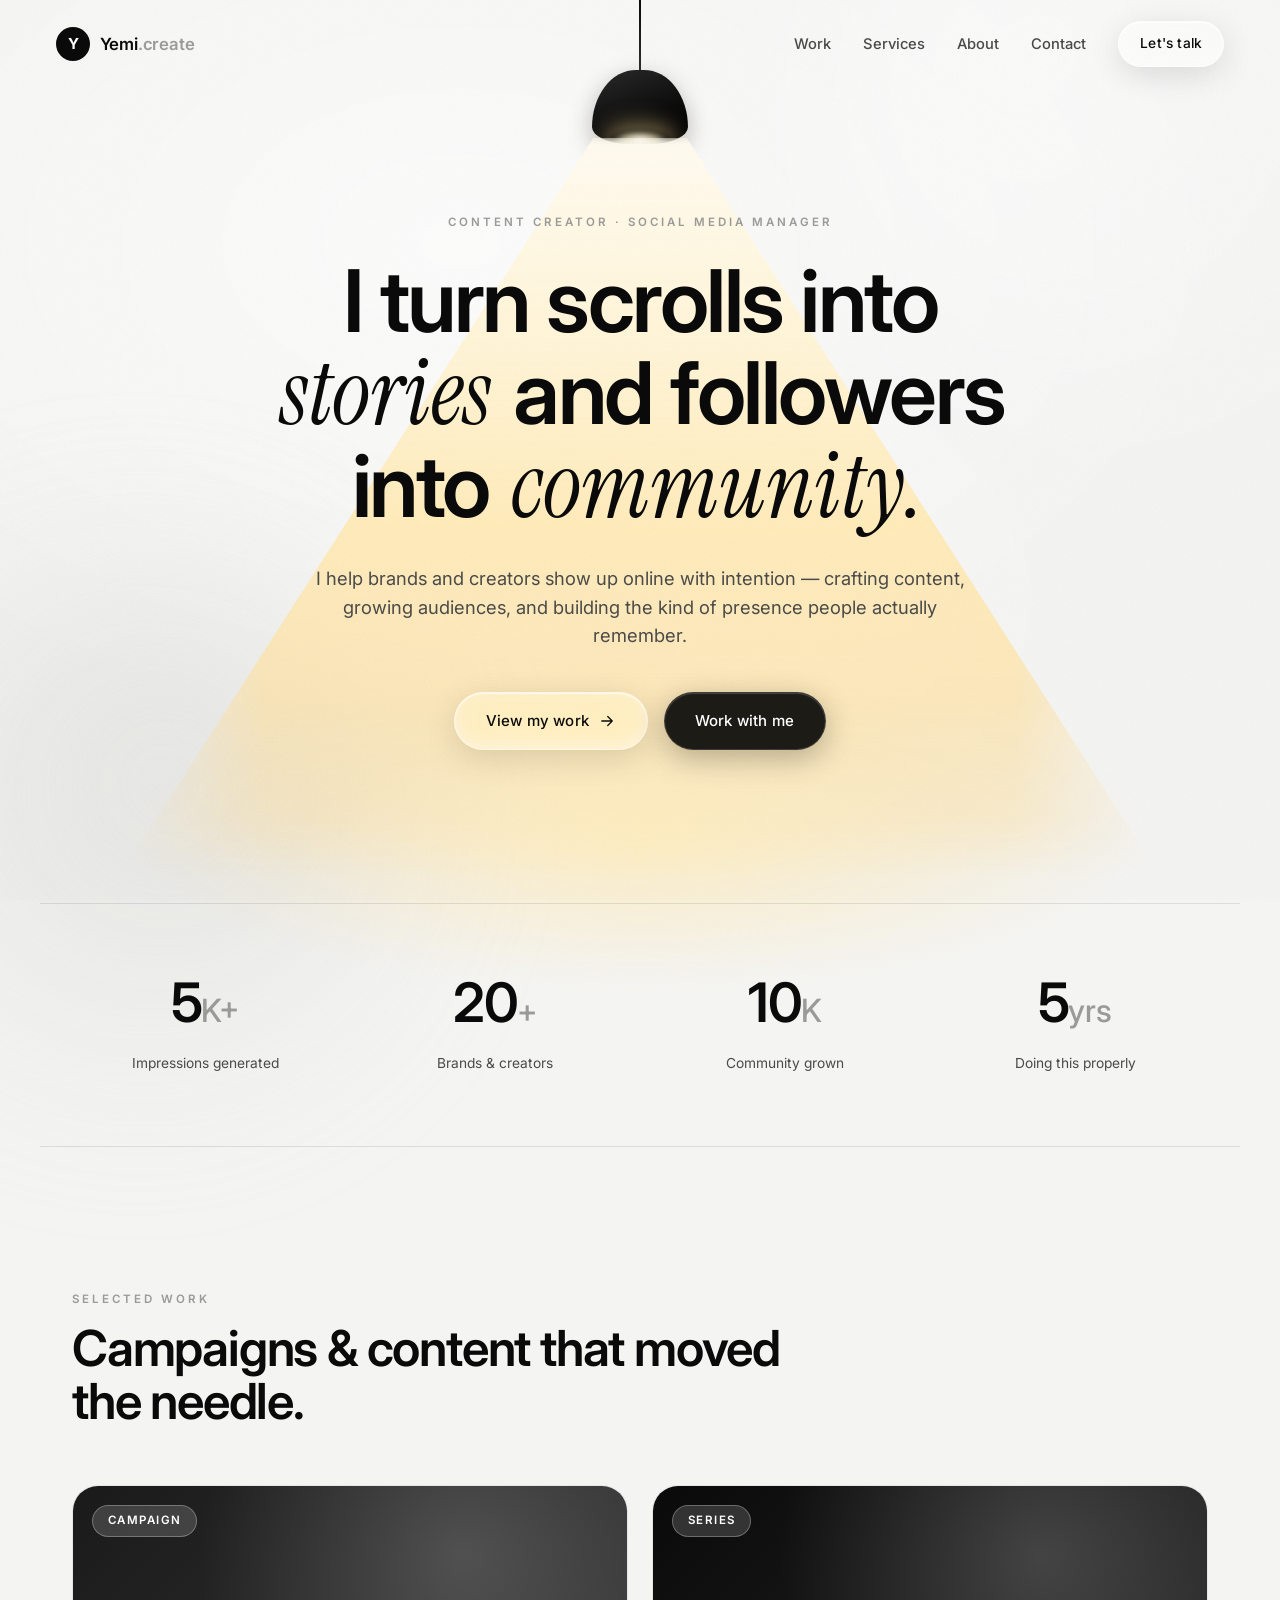
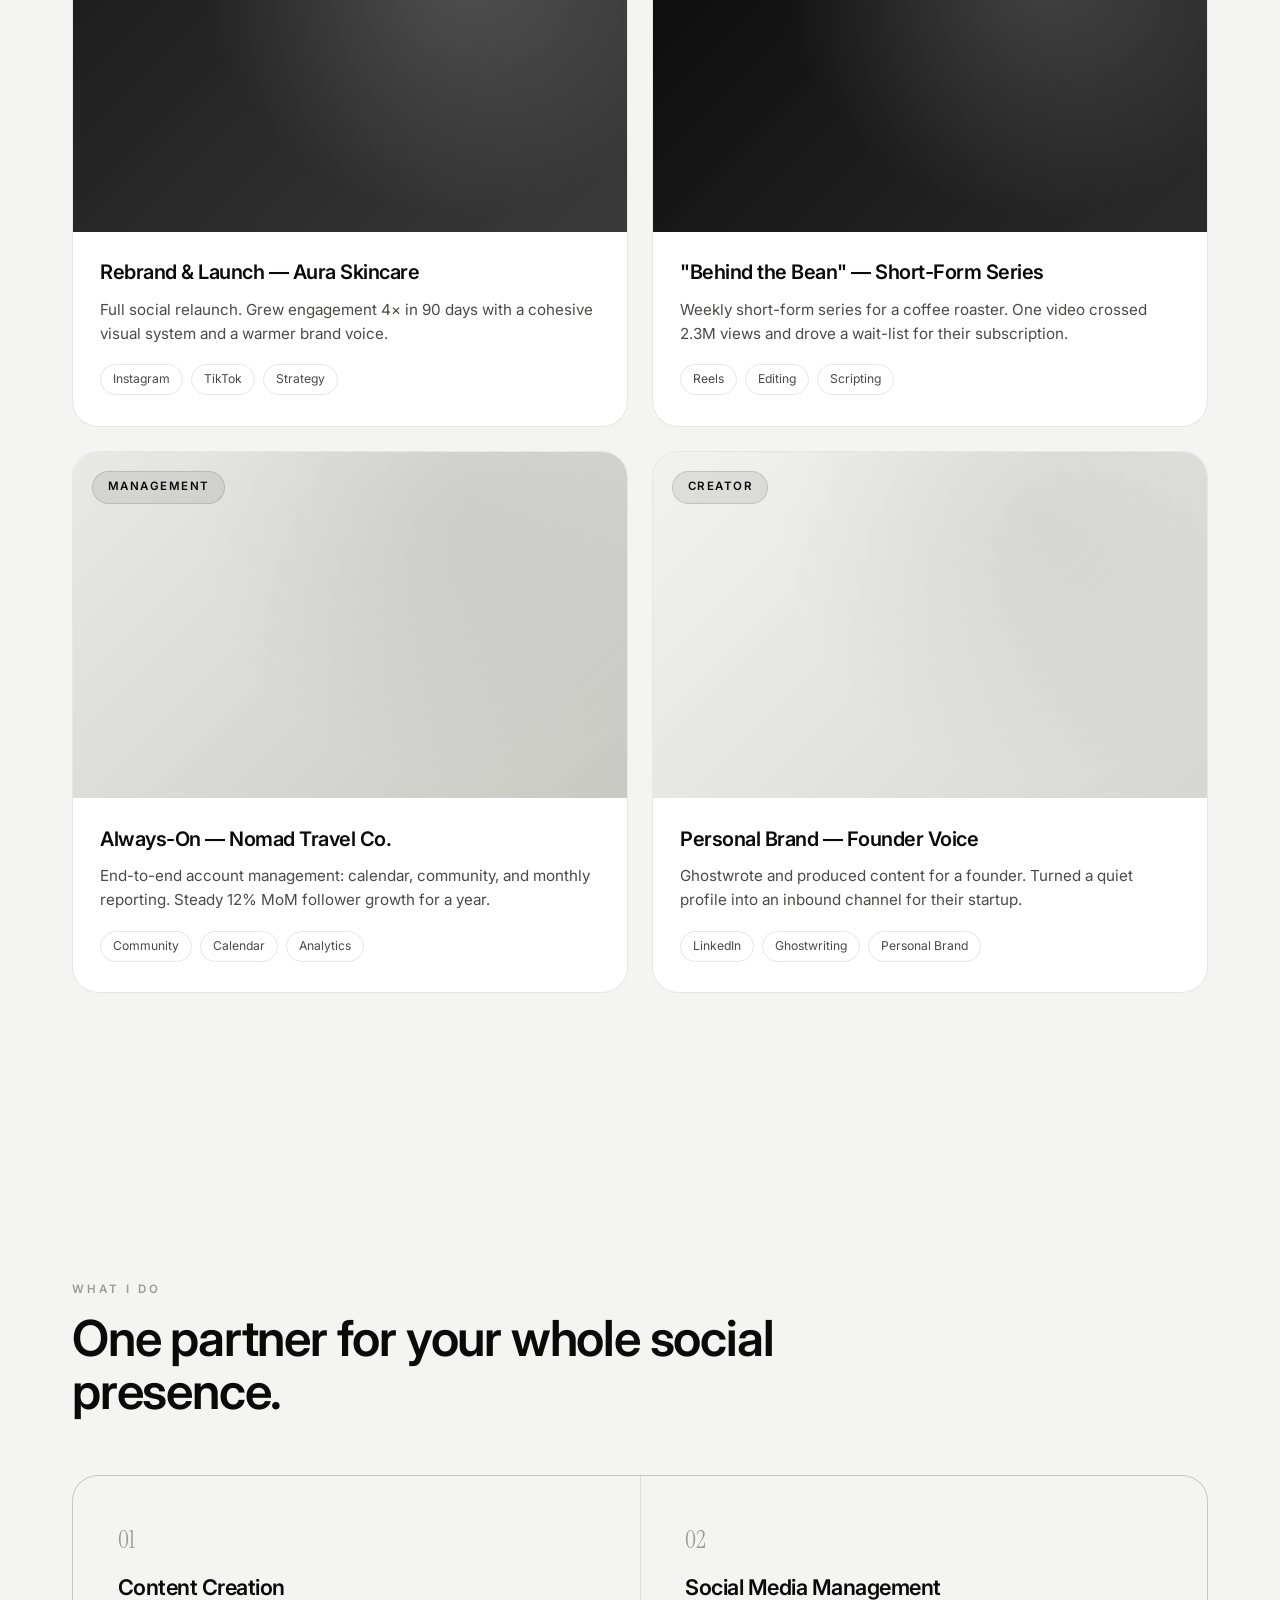
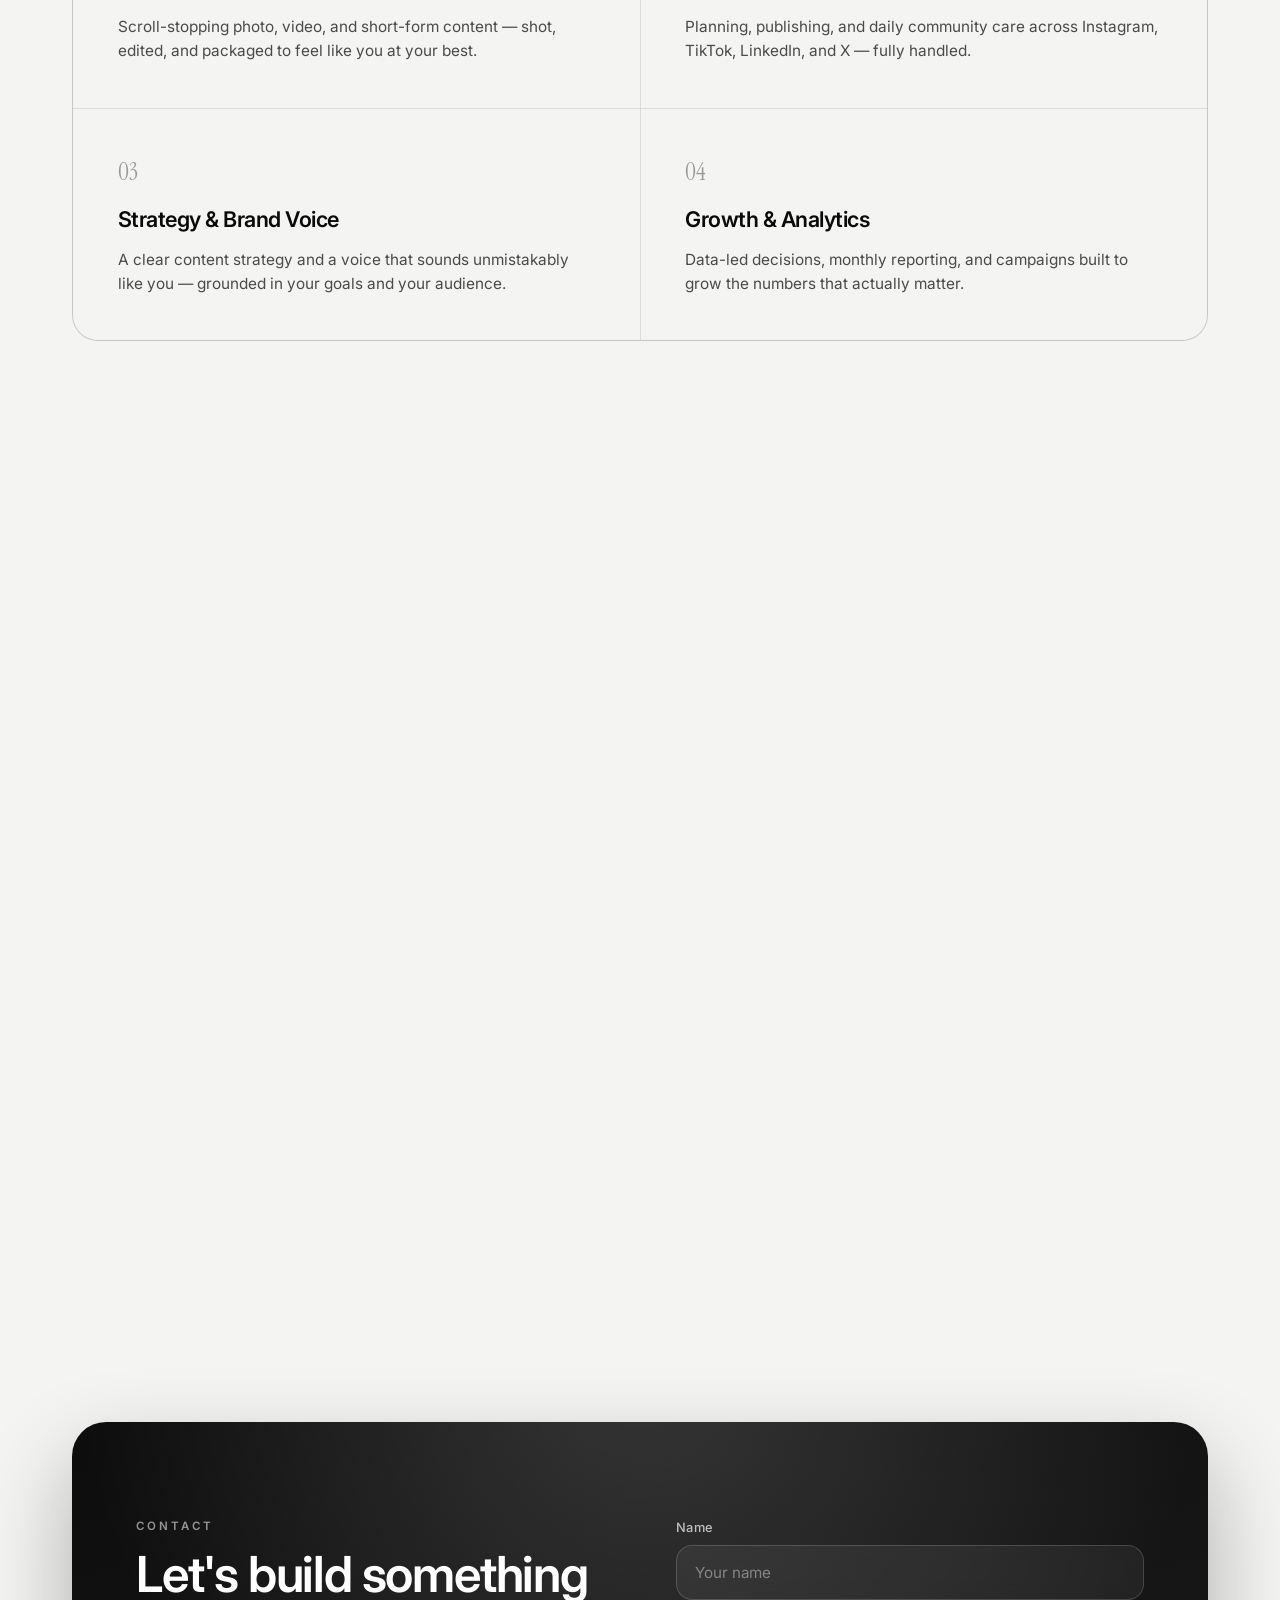
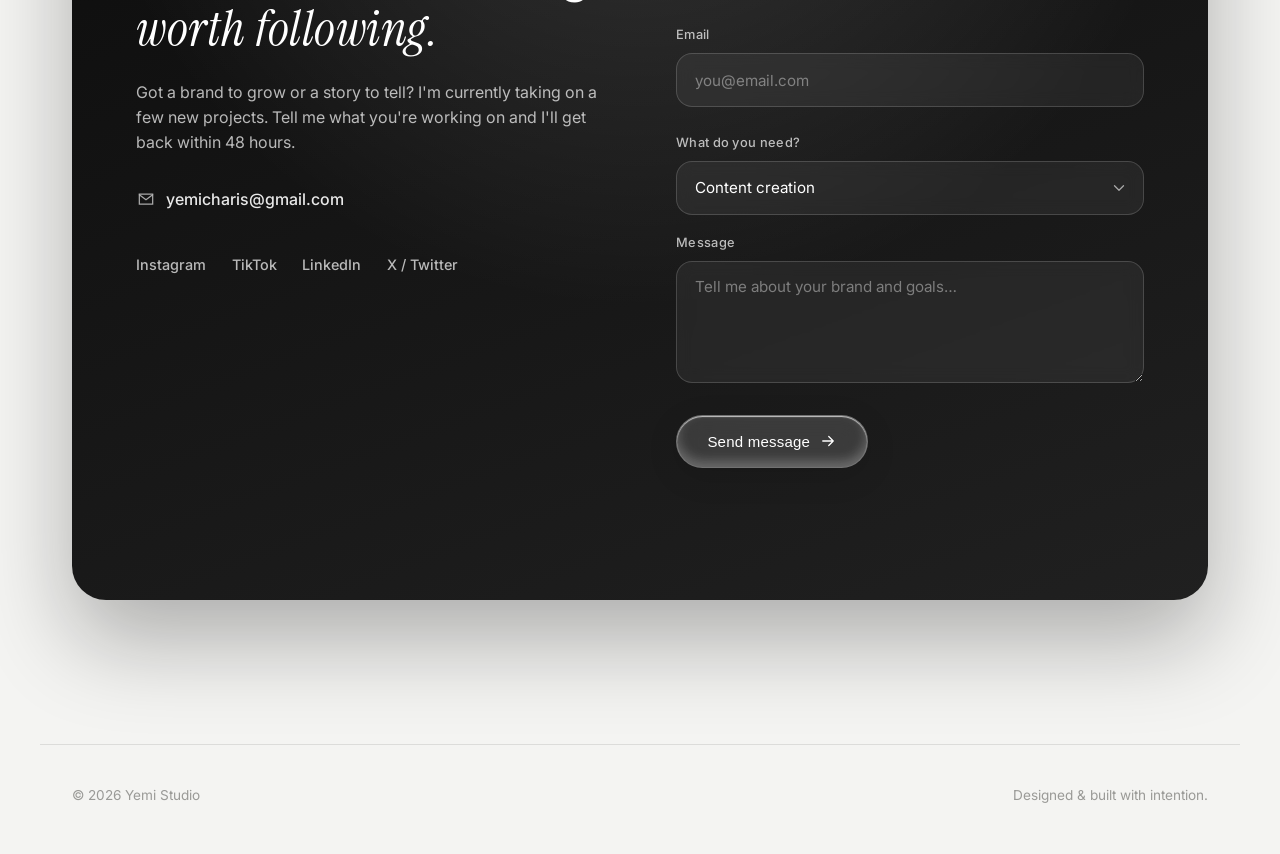
<file: index.html>
<!DOCTYPE html>
<html lang="en">
<head>
  <meta charset="UTF-8" />
  <meta name="viewport" content="width=device-width, initial-scale=1.0" />
  <meta name="description" content="Yemi — Content Creator & Social Media Manager. Building brands that people remember." />
  <title>Yemi — Content Creator & Social Media Manager</title>
  <link rel="preconnect" href="https://fonts.googleapis.com" />
  <link rel="preconnect" href="https://fonts.gstatic.com" crossorigin />
  <link href="https://fonts.googleapis.com/css2?family=Inter:wght@300;400;500;600;700&family=Instrument+Serif:ital@0;1&display=swap" rel="stylesheet" />
  <link rel="stylesheet" href="styles.css" />
</head>
<body>
  <!-- ambient background -->
  <div class="grain" aria-hidden="true"></div>
  <div class="orb orb-1" aria-hidden="true"></div>
  <div class="orb orb-2" aria-hidden="true"></div>
  <div class="orb orb-3" aria-hidden="true"></div>
  <!-- overhead lamp: light spilling onto the page -->
  <div class="ceiling" aria-hidden="true">
    <span class="lamp-cord"></span>
    <span class="lamp-shade"></span>
    <span class="lamp-beam"></span>
    <span class="lamp-pool"></span>
  </div>

  <!-- ───────── NAV ───────── -->
  <header class="nav" id="nav">
    <a href="#top" class="brand">
      <span class="brand-mark">Y</span>
      <span class="brand-name">Yemi<span class="dot">.create</span></span>
    </a>
    <nav class="nav-links" aria-label="Primary">
      <a href="#work">Work</a>
      <a href="#services">Services</a>
      <a href="#about">About</a>
      <a href="#contact">Contact</a>
    </nav>
    <a href="#contact" class="glass-btn glass-btn--sm nav-cta">
      <span>Let's talk</span>
    </a>
    <button class="menu-toggle" id="menuToggle" aria-label="Toggle menu" aria-expanded="false">
      <span></span><span></span>
    </button>
  </header>

  <!-- ───────── HERO ───────── -->
  <main id="top">
    <section class="hero" id="hero">
      <p class="eyebrow reveal">Content Creator · Social Media Manager</p>
      <h1 class="hero-title reveal">
        I turn scrolls into
        <span class="serif">stories</span>
        and followers into
        <span class="serif">community.</span>
      </h1>
      <p class="hero-sub reveal">
        I help brands and creators show up online with intention — crafting content,
        growing audiences, and building the kind of presence people actually remember.
      </p>
      <div class="hero-cta reveal">
        <a href="#work" class="glass-btn">
          <span>View my work</span>
          <svg viewBox="0 0 24 24" fill="none"><path d="M5 12h14M13 6l6 6-6 6" stroke="currentColor" stroke-width="1.7" stroke-linecap="round" stroke-linejoin="round"/></svg>
        </a>
        <a href="#contact" class="glass-btn glass-btn--ghost">
          <span>Work with me</span>
        </a>
      </div>

      <div class="marquee reveal" aria-hidden="true">
        <div class="marquee-track">
          <span>Content Strategy</span><span>•</span>
          <span>Instagram</span><span>•</span>
          <span>TikTok</span><span>•</span>
          <span>Brand Voice</span><span>•</span>
          <span>Community</span><span>•</span>
          <span>Campaigns</span><span>•</span>
          <span>Analytics</span><span>•</span>
          <span>Content Strategy</span><span>•</span>
          <span>Instagram</span><span>•</span>
          <span>TikTok</span><span>•</span>
          <span>Brand Voice</span><span>•</span>
          <span>Community</span><span>•</span>
          <span>Campaigns</span><span>•</span>
          <span>Analytics</span><span>•</span>
        </div>
      </div>
    </section>

    <!-- ───────── STATS ───────── -->
    <section class="stats">
      <div class="stat reveal">
        <span class="stat-num" data-target="5">0</span><span class="stat-plus">K+</span>
        <span class="stat-label">Impressions generated</span>
      </div>
      <div class="stat reveal">
        <span class="stat-num" data-target="20">0</span><span class="stat-plus">+</span>
        <span class="stat-label">Brands & creators</span>
      </div>
      <div class="stat reveal">
        <span class="stat-num" data-target="10">0</span><span class="stat-plus">K</span>
        <span class="stat-label">Community grown</span>
      </div>
      <div class="stat reveal">
        <span class="stat-num" data-target="5S">0</span><span class="stat-plus">yrs</span>
        <span class="stat-label">Doing this properly</span>
      </div>
    </section>

    <!-- ───────── WORK ───────── -->
    <section class="section" id="work">
      <div class="section-head reveal">
        <p class="eyebrow">Selected Work</p>
        <h2>Campaigns & content that moved the needle.</h2>
      </div>

      <div class="work-grid">
        <article class="work-card reveal" style="--i:0">
          <div class="work-media work-media--1"><span class="work-tag">Campaign</span></div>
          <div class="work-body">
            <h3>Rebrand & Launch — Aura Skincare</h3>
            <p>Full social relaunch. Grew engagement 4× in 90 days with a cohesive visual system and a warmer brand voice.</p>
            <div class="work-meta"><span>Instagram</span><span>TikTok</span><span>Strategy</span></div>
          </div>
        </article>

        <article class="work-card reveal" style="--i:1">
          <div class="work-media work-media--2"><span class="work-tag">Series</span></div>
          <div class="work-body">
            <h3>"Behind the Bean" — Short-Form Series</h3>
            <p>Weekly short-form series for a coffee roaster. One video crossed 2.3M views and drove a wait-list for their subscription.</p>
            <div class="work-meta"><span>Reels</span><span>Editing</span><span>Scripting</span></div>
          </div>
        </article>

        <article class="work-card reveal" style="--i:2">
          <div class="work-media work-media--3"><span class="work-tag">Management</span></div>
          <div class="work-body">
            <h3>Always-On — Nomad Travel Co.</h3>
            <p>End-to-end account management: calendar, community, and monthly reporting. Steady 12% MoM follower growth for a year.</p>
            <div class="work-meta"><span>Community</span><span>Calendar</span><span>Analytics</span></div>
          </div>
        </article>

        <article class="work-card reveal" style="--i:3">
          <div class="work-media work-media--4"><span class="work-tag">Creator</span></div>
          <div class="work-body">
            <h3>Personal Brand — Founder Voice</h3>
            <p>Ghostwrote and produced content for a founder. Turned a quiet profile into an inbound channel for their startup.</p>
            <div class="work-meta"><span>LinkedIn</span><span>Ghostwriting</span><span>Personal Brand</span></div>
          </div>
        </article>
      </div>
    </section>

    <!-- ───────── SERVICES ───────── -->
    <section class="section" id="services">
      <div class="section-head reveal">
        <p class="eyebrow">What I do</p>
        <h2>One partner for your whole social presence.</h2>
      </div>

      <div class="services">
        <div class="service reveal">
          <span class="service-no">01</span>
          <h3>Content Creation</h3>
          <p>Scroll-stopping photo, video, and short-form content — shot, edited, and packaged to feel like you at your best.</p>
        </div>
        <div class="service reveal">
          <span class="service-no">02</span>
          <h3>Social Media Management</h3>
          <p>Planning, publishing, and daily community care across Instagram, TikTok, LinkedIn, and X — fully handled.</p>
        </div>
        <div class="service reveal">
          <span class="service-no">03</span>
          <h3>Strategy & Brand Voice</h3>
          <p>A clear content strategy and a voice that sounds unmistakably like you — grounded in your goals and your audience.</p>
        </div>
        <div class="service reveal">
          <span class="service-no">04</span>
          <h3>Growth & Analytics</h3>
          <p>Data-led decisions, monthly reporting, and campaigns built to grow the numbers that actually matter.</p>
        </div>
      </div>
    </section>

    <!-- ───────── ABOUT ───────── -->
    <section class="section about" id="about">
      <div class="about-portrait reveal">
        <div class="portrait-frame">
          <img src="1782924249216.png" alt="Yemi — content creator and social media manager" loading="lazy" />
        </div>
        <div class="spin-badge" aria-hidden="true">
          <svg class="spin-badge__text" viewBox="0 0 200 200">
            <defs>
              <path id="badgeCircle" d="M100,100 m-72,0 a72,72 0 1,1 144,0 a72,72 0 1,1 -144,0" />
            </defs>
            <text>
              <textPath href="#badgeCircle" xlink:href="#badgeCircle">
                SOCIAL MEDIA MANAGER • CONTENT CREATOR •&nbsp;
              </textPath>
            </text>
          </svg>
          <span class="spin-badge__mark">Y</span>
        </div>
      </div>
      <div class="about-copy reveal">
        <p class="eyebrow">About</p>
        <h2>Part storyteller, part strategist, <span class="serif">fully obsessed</span> with good content.</h2>
        <p>
          I'm Yemi — a content creator and social media manager who believes brands grow
          when they sound human. For five years I've helped founders, startups, and
          lifestyle brands find their voice online and turn passive scrollers into loyal
          communities.
        </p>
        <p>
          I care about the details: the caption that earns
          the save, the reply that makes someone feel seen. Minimal noise, maximum meaning.
        </p>
        <a href="#contact" class="glass-btn glass-btn--ghost">
          <span>Get to know me</span>
        </a>
      </div>
    </section>

    <!-- ───────── CONTACT ───────── -->
    <section class="section contact" id="contact">
      <div class="contact-card reveal">
        <div class="contact-grid">
          <!-- left: info -->
          <div class="contact-info">
            <p class="eyebrow">Contact</p>
            <h2>Let's build something<br /><span class="serif">worth following.</span></h2>
            <p class="contact-sub">
              Got a brand to grow or a story to tell? I'm currently taking on a few new
              projects. Tell me what you're working on and I'll get back within 48 hours.
            </p>
            <a href="mailto:yemicharis@gmail.com" class="contact-email">
              <svg viewBox="0 0 24 24" fill="none"><path d="M4 6h16v12H4z" stroke="currentColor" stroke-width="1.5"/><path d="m4 7 8 6 8-6" stroke="currentColor" stroke-width="1.5" stroke-linecap="round"/></svg>
              yemicharis@gmail.com
            </a>
            <div class="socials">
              <a href="#" aria-label="Instagram">Instagram</a>
              <a href="#" aria-label="TikTok">TikTok</a>
              <a href="#" aria-label="LinkedIn">LinkedIn</a>
              <a href="#" aria-label="X">X / Twitter</a>
            </div>
          </div>

          <!-- right: form -->
          <form class="contact-form" id="contactForm" novalidate>
            <div class="field">
              <label for="cf-name">Name</label>
              <input type="text" id="cf-name" name="name" autocomplete="name" placeholder="Your name" required />
              <span class="field-error" data-for="cf-name"></span>
            </div>
            <div class="field">
              <label for="cf-email">Email</label>
              <input type="email" id="cf-email" name="email" autocomplete="email" placeholder="you@email.com" required />
              <span class="field-error" data-for="cf-email"></span>
            </div>
            <div class="field">
              <label for="cf-topic">What do you need?</label>
              <div class="select-wrap">
                <select id="cf-topic" name="topic">
                  <option value="Content creation">Content creation</option>
                  <option value="Social media management">Social media management</option>
                  <option value="Strategy & brand voice">Strategy &amp; brand voice</option>
                  <option value="Growth & analytics">Growth &amp; analytics</option>
                  <option value="Video Editing">Video &amp; Editing</option>
                  <option value="Something else">Something else</option>
                </select>
                <svg viewBox="0 0 24 24" fill="none" class="select-caret"><path d="m6 9 6 6 6-6" stroke="currentColor" stroke-width="1.7" stroke-linecap="round" stroke-linejoin="round"/></svg>
              </div>
            </div>
            <div class="field">
              <label for="cf-message">Message</label>
              <textarea id="cf-message" name="message" rows="4" placeholder="Tell me about your brand and goals…" required></textarea>
              <span class="field-error" data-for="cf-message"></span>
            </div>
            <!-- honeypot (spam trap) -->
            <input type="text" name="_gotcha" class="hp" tabindex="-1" autocomplete="off" aria-hidden="true" />

            <button type="submit" class="glass-btn form-submit">
              <span class="submit-label">Send message</span>
              <svg viewBox="0 0 24 24" fill="none"><path d="M5 12h14M13 6l6 6-6 6" stroke="currentColor" stroke-width="1.7" stroke-linecap="round" stroke-linejoin="round"/></svg>
            </button>
            <p class="form-status" id="formStatus" role="status" aria-live="polite"></p>

            <!-- success overlay -->
            <div class="form-success" id="formSuccess" hidden>
              <svg viewBox="0 0 24 24" fill="none"><path d="m5 13 4 4L19 7" stroke="currentColor" stroke-width="2" stroke-linecap="round" stroke-linejoin="round"/></svg>
              <h3>Message sent</h3>
              <p>Thanks — I've got it. You'll hear back from me within 48 hours.</p>
              <button type="button" class="glass-btn glass-btn--sm" id="formReset"><span>Send another</span></button>
            </div>
          </form>
        </div>
      </div>
    </section>
  </main>

  <footer class="footer">
    <span>© <span id="year"></span> Yemi Studio</span>
    <span>Designed & built with intention.</span>
  </footer>

  <script src="script.js"></script>
</body>
</html>
</file>
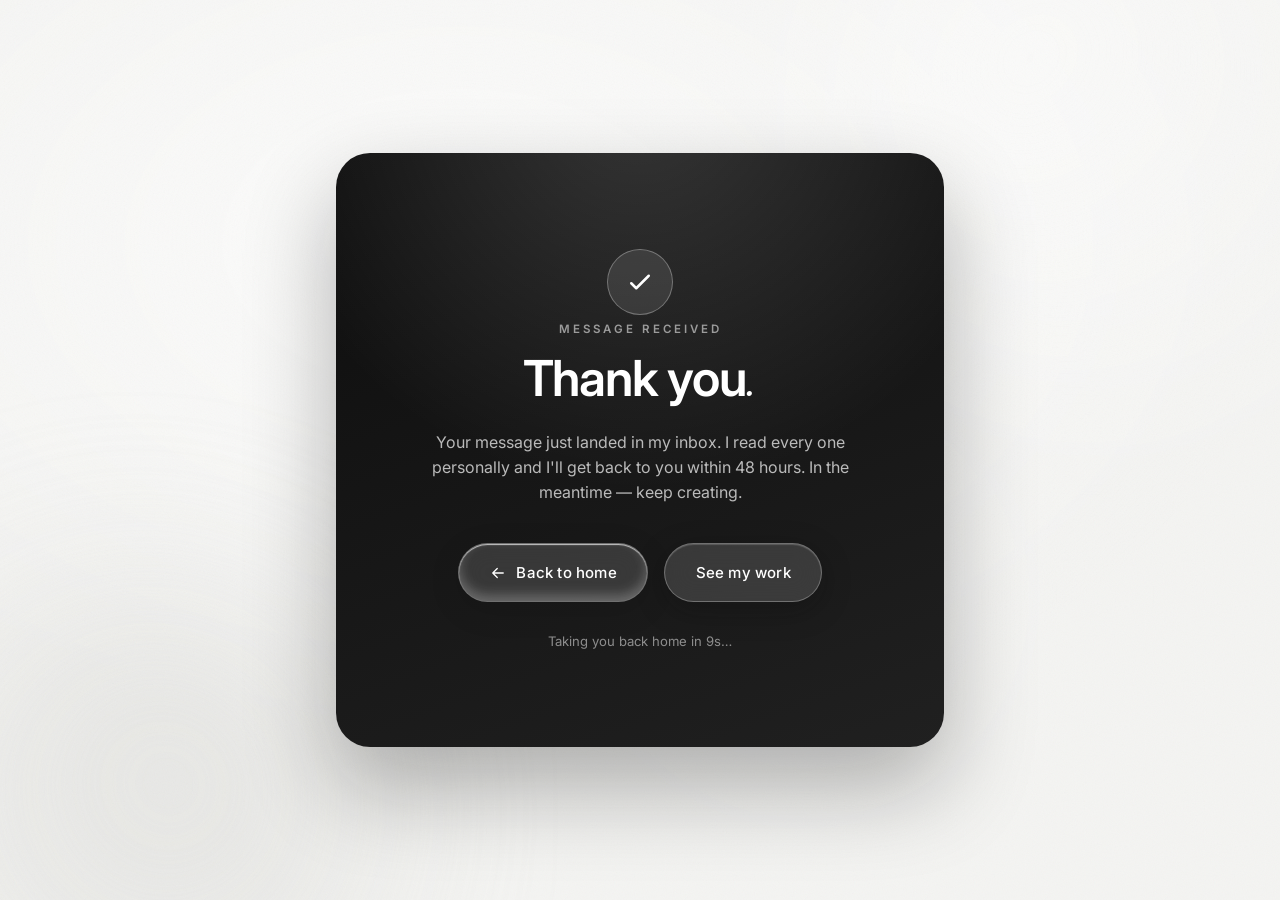
<file: thanks.html>
<!DOCTYPE html>
<html lang="en">
<head>
  <meta charset="UTF-8" />
  <meta name="viewport" content="width=device-width, initial-scale=1.0" />
  <meta name="robots" content="noindex" />
  <title>Thank you — Yemi</title>
  <link rel="preconnect" href="https://fonts.googleapis.com" />
  <link rel="preconnect" href="https://fonts.gstatic.com" crossorigin />
  <link href="https://fonts.googleapis.com/css2?family=Inter:wght@300;400;500;600;700&family=Instrument+Serif:ital@0;1&display=swap" rel="stylesheet" />
  <link rel="stylesheet" href="styles.css" />
</head>
<body>
  <!-- ambient background -->
  <div class="grain" aria-hidden="true"></div>
  <div class="orb orb-1" aria-hidden="true"></div>
  <div class="orb orb-2" aria-hidden="true"></div>
  <div class="orb orb-3" aria-hidden="true"></div>

  <main class="thanks-wrap">
    <div class="contact-card thanks-card">
      <span class="thanks-check" aria-hidden="true">
        <svg viewBox="0 0 24 24" fill="none"><path d="m5 13 4 4L19 7" stroke="currentColor" stroke-width="2" stroke-linecap="round" stroke-linejoin="round"/></svg>
      </span>
      <p class="eyebrow">Message received</p>
      <h2>Thank you<span class="serif">.</span></h2>
      <p class="contact-sub">
        Your message just landed in my inbox. I read every one personally and
        I'll get back to you within 48 hours. In the meantime — keep creating.
      </p>
      <div class="thanks-cta">
        <a href="index.html" class="glass-btn">
          <svg viewBox="0 0 24 24" fill="none"><path d="M19 12H5M11 18l-6-6 6-6" stroke="currentColor" stroke-width="1.7" stroke-linecap="round" stroke-linejoin="round"/></svg>
          <span>Back to home</span>
        </a>
        <a href="index.html#work" class="glass-btn glass-btn--ghost">
          <span>See my work</span>
        </a>
      </div>
      <p class="thanks-note">Taking you back home in <span id="count">10</span>s…</p>
    </div>
  </main>

  <script>
    (function () {
      var n = 10;
      var el = document.getElementById("count");
      var prefersReduced = window.matchMedia("(prefers-reduced-motion: reduce)").matches;
      var t = setInterval(function () {
        n -= 1;
        if (el) el.textContent = n;
        if (n <= 0) { clearInterval(t); window.location.href = "index.html"; }
      }, 1000);
      // cancel auto-redirect if the visitor interacts
      ["click", "keydown", "touchstart"].forEach(function (ev) {
        document.addEventListener(ev, function () {
          clearInterval(t);
          var note = document.querySelector(".thanks-note");
          if (note) note.style.display = "none";
        }, { once: true });
      });
    })();
  </script>
</body>
</html>
</file>
<file: styles.css>
/* ============================================================
   Yemi — Portfolio
   Minimal · Monochrome · Liquid Glass
   ============================================================ */

:root {
  --bg: #f4f4f2;
  --bg-2: #ececea;
  --ink: #0a0a0a;
  --ink-soft: #4a4a48;
  --ink-faint: #9a9a97;
  --line: rgba(10, 10, 10, 0.10);
  --white: #ffffff;

  --glass-bg: rgba(255, 255, 255, 0.35);
  --glass-brd: rgba(255, 255, 255, 0.55);
  --glass-shadow: 0 8px 32px rgba(10, 10, 10, 0.12);

  --r: 100px;
  --ease: cubic-bezier(0.22, 1, 0.36, 1);
  --max: 1200px;
}

* { margin: 0; padding: 0; box-sizing: border-box; }

html { scroll-behavior: smooth; }

body {
  font-family: "Inter", system-ui, sans-serif;
  background: var(--bg);
  color: var(--ink);
  line-height: 1.55;
  -webkit-font-smoothing: antialiased;
  overflow-x: hidden;
  position: relative;
}

.serif {
  font-family: "Instrument Serif", Georgia, serif;
  font-style: italic;
  font-weight: 400;
  letter-spacing: 0.5px;
}

/* ───────── Ambient background ───────── */
/* slow shifting base wash */
body::before {
  content: "";
  position: fixed; inset: 0; z-index: 0; pointer-events: none;
  background:
    radial-gradient(60% 55% at 20% 15%, rgba(255,255,255,0.7), transparent 60%),
    radial-gradient(55% 50% at 85% 80%, rgba(210,210,206,0.5), transparent 60%);
  background-size: 180% 180%;
  animation: bgShift 26s ease-in-out infinite alternate;
}
@keyframes bgShift {
  0%   { background-position: 0% 0%,   100% 100%; }
  100% { background-position: 40% 30%, 60% 70%;   }
}

.orb {
  position: fixed;
  border-radius: 50%;
  filter: blur(90px);
  z-index: 0;
  pointer-events: none;
  opacity: 0.6;
  will-change: transform;
}
.orb-1 {
  width: 46vw; height: 46vw;
  top: -12vw; right: -10vw;
  background: radial-gradient(circle at 30% 30%, #ffffff, rgba(255,255,255,0));
  animation: drift1 24s ease-in-out infinite alternate;
}
.orb-2 {
  width: 40vw; height: 40vw;
  bottom: -14vw; left: -10vw;
  background: radial-gradient(circle at 60% 40%, #d9d9d6, rgba(217,217,214,0));
  animation: drift2 30s ease-in-out infinite alternate;
}
.orb-3 {
  width: 34vw; height: 34vw;
  top: 42%; left: 46%;
  opacity: 0.45;
  background: radial-gradient(circle at 50% 50%, #ffffff, rgba(255,255,255,0));
  animation: drift3 34s ease-in-out infinite alternate;
}
@keyframes drift1 {
  0%   { transform: translate(0, 0) scale(1); }
  100% { transform: translate(-7vw, 6vw) scale(1.12); }
}
@keyframes drift2 {
  0%   { transform: translate(0, 0) scale(1); }
  100% { transform: translate(8vw, -5vw) scale(1.15); }
}
@keyframes drift3 {
  0%   { transform: translate(-50%, -50%) scale(0.9); }
  50%  { transform: translate(-38%, -60%) scale(1.1); }
  100% { transform: translate(-60%, -42%) scale(0.95); }
}

/* overhead lamp casting an animated beam onto the page */
.ceiling {
  position: absolute;
  top: 0; left: 50%; transform: translateX(-50%);
  width: min(1160px, 100vw);
  height: min(96vh, 940px);
  z-index: 0;
  pointer-events: none;
}
/* cord dropping from the top edge */
.lamp-cord {
  position: absolute; top: 0; left: 50%;
  width: 2px; height: 78px;
  transform: translateX(-50%);
  background: linear-gradient(#0a0a0a, #333);
}
/* the pendant shade (bell / dome) */
.lamp-shade {
  position: absolute; top: 70px; left: 50%;
  width: 96px; height: 74px;
  transform: translateX(-50%);
  background: linear-gradient(160deg, #2a2a2a 0%, #0c0c0c 60%, #000 100%);
  border-radius: 52% 52% 44% 44% / 88% 88% 26% 26%;
  box-shadow: 0 8px 24px rgba(10,10,10,0.28);
}
/* glowing bulb at the shade's mouth */
.lamp-shade::after {
  content: "";
  position: absolute; left: 50%; bottom: -6px;
  width: 60px; height: 20px;
  transform: translateX(-50%);
  border-radius: 50%;
  background: radial-gradient(closest-side, #fffdf5, rgba(255,238,190,0.7) 55%, transparent);
  filter: blur(2px);
  box-shadow: 0 0 22px 6px rgba(255,224,150,0.5);
  animation: bulbOn 1s ease-out both,
             lampFlicker 9s steps(1, end) 1s infinite;
}
/* volumetric beam cone */
.lamp-beam {
  position: absolute; top: 138px; left: 50%;
  width: min(1040px, 96vw); height: min(82vh, 780px);
  transform: translateX(-50%);
  background: linear-gradient(to bottom,
    rgba(255,251,240,1) 0%,
    rgba(255,244,214,0.98) 28%,
    rgba(255,233,180,0.9) 52%,
    rgba(255,222,150,0.6) 76%,
    rgba(255,214,132,0.26) 92%,
    rgba(255,210,125,0) 100%);
  clip-path: polygon(45.5% 0, 54.5% 0, 100% 100%, 0% 100%);
  -webkit-mask-image: linear-gradient(to right, transparent, #000 14%, #000 86%, transparent);
  mask-image: linear-gradient(to right, transparent, #000 14%, #000 86%, transparent);
  filter: blur(5px);
  animation: beamOn 1.3s cubic-bezier(0.22, 1, 0.36, 1) 0.35s both,
             lampFlicker 10.5s steps(1, end) 1.65s infinite;
  transform-origin: 50% 0;
}
/* soft pool of light where the beam lands */
.lamp-pool {
  position: absolute; left: 50%; top: min(76vh, 720px);
  width: min(1000px, 92vw); height: 300px;
  transform: translateX(-50%);
  background: radial-gradient(ellipse at center,
    rgba(255,236,186,0.85), rgba(255,224,150,0.2) 45%, rgba(255,220,140,0) 72%);
  filter: blur(12px);
  animation: poolOn 1.3s ease-out 0.6s both,
             lampFlicker 10.5s steps(1, end) 1.9s infinite;
}
/* slow, irregular electrical flicker (hard cuts via steps) */
@keyframes lampFlicker {
  0%    { opacity: 1; }
  15%   { opacity: 1; }
  15.6% { opacity: 0.5; }
  16.2% { opacity: 1; }
  40%   { opacity: 1; }
  40.5% { opacity: 0.72; }
  41%   { opacity: 1; }
  42%   { opacity: 0.38; }
  42.8% { opacity: 1; }
  72%   { opacity: 1; }
  72.7% { opacity: 0.6; }
  73.3% { opacity: 1; }
  88%   { opacity: 1; }
  88.5% { opacity: 0.8; }
  89%   { opacity: 1; }
  100%  { opacity: 1; }
}
/* power-on sequence — the lamp flickers to life on page load */
@keyframes bulbOn {
  0%   { opacity: 0; }
  12%  { opacity: 0.7; }
  16%  { opacity: 0.05; }
  24%  { opacity: 0.85; }
  30%  { opacity: 0.2; }
  45%  { opacity: 1; }
  100% { opacity: 1; }
}
@keyframes beamOn {
  0%   { opacity: 0; transform: translateX(-50%) scaleY(0.04); }
  45%  { opacity: 0.55; }
  100% { opacity: 1; transform: translateX(-50%) scaleY(1); }
}
@keyframes poolOn {
  0%   { opacity: 0; transform: translateX(-50%) scale(0.6); }
  100% { opacity: 1; transform: translateX(-50%) scale(1); }
}

.grain {
  position: fixed; inset: 0; z-index: 1; pointer-events: none;
  opacity: 0.04; mix-blend-mode: multiply;
  background-image: url("data:image/svg+xml,%3Csvg xmlns='http://www.w3.org/2000/svg' width='120' height='120'%3E%3Cfilter id='n'%3E%3CfeTurbulence type='fractalNoise' baseFrequency='0.9' numOctaves='3'/%3E%3C/filter%3E%3Crect width='100%25' height='100%25' filter='url(%23n)'/%3E%3C/svg%3E");
  animation: grainShift 8s steps(6) infinite;
}
@keyframes grainShift {
  0%   { transform: translate(0, 0); }
  20%  { transform: translate(-4%, 3%); }
  40%  { transform: translate(3%, -3%); }
  60%  { transform: translate(-3%, -2%); }
  80%  { transform: translate(2%, 4%); }
  100% { transform: translate(0, 0); }
}

/* ───────── Liquid glass button ───────── */
.glass-btn {
  position: relative;
  display: inline-flex;
  align-items: center;
  gap: 0.6em;
  padding: 1.05rem 1.9rem;
  border-radius: var(--r);
  font-size: 0.94rem;
  font-weight: 500;
  letter-spacing: 0.2px;
  color: var(--ink);
  text-decoration: none;
  cursor: pointer;
  border: 1px solid var(--glass-brd);
  background: var(--glass-bg);
  backdrop-filter: blur(14px) saturate(160%);
  -webkit-backdrop-filter: blur(14px) saturate(160%);
  box-shadow: var(--glass-shadow),
              inset 0 1px 1px rgba(255,255,255,0.7),
              inset 0 -6px 12px rgba(255,255,255,0.25);
  overflow: hidden;
  transition: transform 0.5s var(--ease), box-shadow 0.5s var(--ease), color 0.4s var(--ease);
  -webkit-tap-highlight-color: transparent;
}
/* moving specular sheen */
.glass-btn::before {
  content: "";
  position: absolute; inset: 0;
  background: linear-gradient(115deg, transparent 20%, rgba(255,255,255,0.75) 48%, transparent 62%);
  transform: translateX(-120%);
  transition: transform 0.9s var(--ease);
}
.glass-btn svg { width: 18px; height: 18px; transition: transform 0.5s var(--ease); }
.glass-btn:hover {
  transform: translateY(-3px);
  box-shadow: 0 16px 40px rgba(10,10,10,0.20),
              inset 0 1px 1px rgba(255,255,255,0.85),
              inset 0 -6px 14px rgba(255,255,255,0.35);
}
.glass-btn:hover::before { transform: translateX(120%); }
.glass-btn:hover svg { transform: translateX(4px); }
.glass-btn:active { transform: translateY(-1px) scale(0.99); }

/* solid dark variant */
.glass-btn--ghost {
  background: rgba(10,10,10,0.92);
  color: var(--white);
  border-color: rgba(255,255,255,0.14);
  box-shadow: 0 8px 30px rgba(10,10,10,0.28),
              inset 0 1px 1px rgba(255,255,255,0.18);
}
.glass-btn--ghost::before {
  background: linear-gradient(115deg, transparent 20%, rgba(255,255,255,0.28) 48%, transparent 62%);
}
.glass-btn--ghost:hover {
  box-shadow: 0 16px 44px rgba(10,10,10,0.36),
              inset 0 1px 1px rgba(255,255,255,0.28);
}
.glass-btn--sm { padding: 0.72rem 1.3rem; font-size: 0.86rem; }

/* ───────── Nav ───────── */
.nav {
  position: fixed;
  top: 0; left: 0; right: 0;
  z-index: 100;
  display: flex;
  align-items: center;
  gap: 2rem;
  padding: 1.3rem clamp(1.2rem, 5vw, 3.5rem);
  transition: padding 0.4s var(--ease), background 0.4s var(--ease), box-shadow 0.4s var(--ease);
}
.nav.scrolled {
  padding-top: 0.8rem; padding-bottom: 0.8rem;
  background: rgba(244,244,242,0.7);
  backdrop-filter: blur(18px) saturate(150%);
  -webkit-backdrop-filter: blur(18px) saturate(150%);
  box-shadow: 0 1px 0 var(--line);
}
.brand {
  display: flex; align-items: center; gap: 0.6rem;
  text-decoration: none; color: var(--ink);
  font-weight: 600; letter-spacing: -0.2px;
}
.brand-mark {
  display: grid; place-items: center;
  width: 34px; height: 34px; border-radius: 50%;
  background: var(--ink); color: var(--white);
  font-weight: 700; font-size: 0.95rem;
}
.brand-name { font-size: 1.05rem; }
.brand-name .dot { color: var(--ink-faint); }
.nav-links {
  margin-left: auto;
  display: flex; gap: 2rem;
}
.nav-links a {
  color: var(--ink-soft); text-decoration: none;
  font-size: 0.92rem; font-weight: 500; position: relative;
  transition: color 0.3s var(--ease);
}
.nav-links a::after {
  content: ""; position: absolute; left: 0; bottom: -4px;
  width: 0; height: 1px; background: var(--ink);
  transition: width 0.35s var(--ease);
}
.nav-links a:hover { color: var(--ink); }
.nav-links a:hover::after { width: 100%; }
.nav-cta { flex-shrink: 0; }
.menu-toggle {
  display: none; flex-direction: column; gap: 5px;
  background: none; border: none; cursor: pointer; padding: 8px;
  margin-left: auto;
}
.menu-toggle span {
  width: 24px; height: 2px; background: var(--ink);
  transition: transform 0.35s var(--ease), opacity 0.3s var(--ease);
}
.menu-toggle[aria-expanded="true"] span:nth-child(1) { transform: translateY(7px) rotate(45deg); }
.menu-toggle[aria-expanded="true"] span:nth-child(2) { transform: translateY(-0px) rotate(-45deg); }

/* ───────── Layout helpers ───────── */
main { position: relative; z-index: 2; }
.section {
  max-width: var(--max);
  margin: 0 auto;
  padding: clamp(5rem, 12vw, 9rem) clamp(1.2rem, 5vw, 2rem);
}
.eyebrow {
  text-transform: uppercase;
  letter-spacing: 3px;
  font-size: 0.72rem;
  font-weight: 600;
  color: var(--ink-faint);
}
.section-head { max-width: 720px; margin-bottom: 3.5rem; }
.section-head h2, .about-copy h2, .contact-card h2 {
  font-size: clamp(1.9rem, 4.5vw, 3.1rem);
  font-weight: 600;
  letter-spacing: -1.2px;
  line-height: 1.08;
  margin-top: 0.8rem;
}

/* ───────── Hero ───────── */
.hero {
  max-width: var(--max);
  margin: 0 auto;
  padding: clamp(9rem, 20vw, 13rem) clamp(1.2rem, 5vw, 2rem) 3rem;
  text-align: center;
}
.hero .eyebrow { display: inline-block; margin-bottom: 1.6rem; }
.hero-title {
  font-size: clamp(2.4rem, 7vw, 5.4rem);
  font-weight: 600;
  letter-spacing: -2.5px;
  line-height: 1.02;
  max-width: 15ch;
  margin: 0 auto;
}
.hero-title .serif {
  font-size: 1.06em;
  letter-spacing: 0;
  padding: 0 0.05em;
}
.hero-sub {
  max-width: 56ch;
  margin: 2rem auto 0;
  color: var(--ink-soft);
  font-size: clamp(1rem, 2vw, 1.15rem);
  font-weight: 400;
}
.hero-cta {
  display: flex; gap: 1rem; justify-content: center;
  margin-top: 2.6rem; flex-wrap: wrap;
}

/* marquee */
.marquee {
  margin-top: 5rem;
  overflow: hidden;
  -webkit-mask-image: linear-gradient(90deg, transparent, #000 12%, #000 88%, transparent);
  mask-image: linear-gradient(90deg, transparent, #000 12%, #000 88%, transparent);
}
.marquee-track {
  display: inline-flex; gap: 2.2rem; align-items: center;
  white-space: nowrap;
  animation: scroll 32s linear infinite;
  font-size: 0.95rem; font-weight: 500;
  color: var(--ink-soft);
  text-transform: uppercase; letter-spacing: 2px;
}
.marquee-track span:nth-child(even) { color: var(--ink-faint); }
@keyframes scroll { to { transform: translateX(-50%); } }

/* ───────── Stats ───────── */
.stats {
  position: relative; z-index: 2;
  max-width: var(--max);
  margin: 0 auto;
  padding: 2rem clamp(1.2rem, 5vw, 2rem) 3rem;
  display: grid;
  grid-template-columns: repeat(4, 1fr);
  gap: 1.5rem;
  border-top: 1px solid var(--line);
  border-bottom: 1px solid var(--line);
}
.stat { text-align: center; padding: 1.5rem 0.5rem; }
.stat-num {
  font-size: clamp(2.2rem, 5vw, 3.4rem);
  font-weight: 600; letter-spacing: -1.5px;
}
.stat-plus {
  font-size: clamp(1.4rem, 3vw, 2rem);
  font-weight: 500; color: var(--ink-faint);
}
.stat-label {
  display: block; margin-top: 0.5rem;
  color: var(--ink-soft); font-size: 0.86rem;
}

/* ───────── Work ───────── */
.work-grid {
  display: grid;
  grid-template-columns: repeat(2, 1fr);
  gap: 1.5rem;
}
.work-card {
  border-radius: 26px;
  overflow: hidden;
  background: var(--white);
  border: 1px solid var(--line);
  transition: transform 0.55s var(--ease), box-shadow 0.55s var(--ease);
}
.work-card:hover {
  transform: translateY(-6px);
  box-shadow: 0 30px 60px rgba(10,10,10,0.13);
}
.work-media {
  position: relative;
  aspect-ratio: 16 / 10;
  display: flex; align-items: flex-start;
  padding: 1.2rem;
  background: #111;
}
.work-media--1 { background: linear-gradient(135deg,#1a1a1a,#3a3a3a); }
.work-media--2 { background: linear-gradient(135deg,#0a0a0a,#2b2b2b); }
.work-media--3 { background: linear-gradient(135deg,#e9e9e6,#c9c9c4); }
.work-media--4 { background: linear-gradient(135deg,#f2f2f0,#d6d6d2); }
.work-media::after {
  content: ""; position: absolute; inset: 0;
  background: radial-gradient(circle at 70% 20%, rgba(255,255,255,0.18), transparent 55%);
}
.work-media--3::after, .work-media--4::after {
  background: radial-gradient(circle at 70% 20%, rgba(0,0,0,0.06), transparent 55%);
}
.work-tag {
  position: relative; z-index: 1;
  font-size: 0.72rem; text-transform: uppercase; letter-spacing: 1.5px;
  font-weight: 600;
  padding: 0.4rem 0.9rem; border-radius: var(--r);
  background: rgba(255,255,255,0.16);
  border: 1px solid rgba(255,255,255,0.28);
  color: #fff;
  backdrop-filter: blur(8px);
}
.work-media--3 .work-tag, .work-media--4 .work-tag {
  background: rgba(10,10,10,0.08);
  border-color: rgba(10,10,10,0.12);
  color: var(--ink);
}
.work-body { padding: 1.6rem 1.7rem 1.9rem; }
.work-body h3 {
  font-size: 1.25rem; font-weight: 600; letter-spacing: -0.5px;
  margin-bottom: 0.6rem;
}
.work-body p { color: var(--ink-soft); font-size: 0.95rem; }
.work-meta { display: flex; flex-wrap: wrap; gap: 0.5rem; margin-top: 1.2rem; }
.work-meta span {
  font-size: 0.76rem; color: var(--ink-soft);
  padding: 0.32rem 0.75rem; border-radius: var(--r);
  border: 1px solid var(--line);
}

/* ───────── Services ───────── */
.services {
  display: grid;
  grid-template-columns: repeat(2, 1fr);
  gap: 1px;
  background: var(--line);
  border: 1px solid var(--line);
  border-radius: 26px;
  overflow: hidden;
}
.service {
  background: var(--bg);
  padding: clamp(1.8rem, 4vw, 2.8rem);
  transition: background 0.4s var(--ease);
}
.service:hover { background: var(--white); }
.service-no {
  font-family: "Instrument Serif", serif;
  font-size: 1.5rem; color: var(--ink-faint);
}
.service h3 {
  font-size: 1.35rem; font-weight: 600; letter-spacing: -0.5px;
  margin: 0.8rem 0 0.7rem;
}
.service p { color: var(--ink-soft); font-size: 0.96rem; }

/* ───────── About ───────── */
.about {
  display: grid;
  grid-template-columns: 0.85fr 1.15fr;
  gap: clamp(2rem, 6vw, 5rem);
  align-items: center;
}
.about-portrait {
  position: relative;
}
.portrait-frame {
  aspect-ratio: 3 / 4;
  border-radius: 26px;
  background: linear-gradient(160deg, #f2f2f0, #dcdcd9);
  position: relative; overflow: hidden;
  box-shadow: 0 30px 70px rgba(10,10,10,0.22);
  border: 1px solid var(--line);
}
.portrait-frame img {
  position: absolute; inset: 0;
  width: 100%; height: 100%;
  object-fit: cover;
  object-position: 50% 20%;
  filter: grayscale(100%) contrast(1.02);
  transition: transform 0.9s var(--ease);
}
.about-portrait:hover .portrait-frame img { transform: scale(1.03); }

/* spinning circular-text badge */
.spin-badge {
  position: absolute;
  right: -26px; bottom: -26px;
  width: clamp(116px, 13vw, 148px);
  height: clamp(116px, 13vw, 148px);
  display: grid; place-items: center;
  border-radius: 50%;
  background: rgba(255, 255, 255, 0.22);
  border: 1px solid rgba(255, 255, 255, 0.5);
  backdrop-filter: blur(14px) saturate(160%);
  -webkit-backdrop-filter: blur(14px) saturate(160%);
  box-shadow: 0 14px 34px rgba(10,10,10,0.22),
              inset 0 1px 1px rgba(255,255,255,0.7),
              inset 0 -6px 12px rgba(255,255,255,0.25);
  z-index: 3;
}
.spin-badge__text {
  position: absolute; inset: 0;
  width: 100%; height: 100%;
  animation: badgeSpin 18s linear infinite;
}
.spin-badge__text text {
  fill: var(--ink);
  font-family: "Inter", sans-serif;
  font-size: 14px;
  font-weight: 600;
  letter-spacing: 2.5px;
  text-transform: uppercase;
}
.spin-badge__mark {
  display: grid; place-items: center;
  width: 42%; height: 42%;
  border-radius: 50%;
  border: 1px solid rgba(10,10,10,0.15);
  background: rgba(255,255,255,0.35);
  color: var(--ink);
  font-family: "Instrument Serif", serif;
  font-style: italic;
  font-size: clamp(1.3rem, 2.6vw, 1.7rem);
  line-height: 1;
}
.spin-badge:hover .spin-badge__text { animation-duration: 6s; }
@keyframes badgeSpin { to { transform: rotate(360deg); } }
.about-copy h2 { margin-bottom: 1.4rem; }
.about-copy p { color: var(--ink-soft); margin-bottom: 1.1rem; max-width: 52ch; }
.about-copy .glass-btn { margin-top: 1rem; }

/* ───────── Contact ───────── */
.contact { padding-top: 3rem; }
.contact-card {
  position: relative;
  text-align: center;
  padding: clamp(3rem, 8vw, 6rem) clamp(1.5rem, 6vw, 4rem);
  border-radius: 34px;
  overflow: hidden;
  background: linear-gradient(160deg, #0d0d0d, #202020);
  color: var(--white);
  box-shadow: 0 40px 90px rgba(10,10,10,0.3);
}
.contact-card::before {
  content: ""; position: absolute; inset: 0;
  background: radial-gradient(circle at 50% -10%, rgba(255,255,255,0.16), transparent 55%);
}
.contact-card > * { position: relative; z-index: 1; }
.contact-card .eyebrow { color: rgba(255,255,255,0.55); }
.contact-card h2 { color: var(--white); margin: 0.8rem 0 0; }
.contact-sub {
  color: rgba(255,255,255,0.7);
  max-width: 48ch; margin: 1.5rem 0 0;
}
.contact-card .glass-btn {
  background: rgba(255,255,255,0.14);
  border-color: rgba(255,255,255,0.28);
  color: #fff;
}
.contact-card .glass-btn::before {
  background: linear-gradient(115deg, transparent 20%, rgba(255,255,255,0.5) 48%, transparent 62%);
}

/* two-column contact */
.contact-grid {
  display: grid;
  grid-template-columns: 1fr 1fr;
  gap: clamp(2rem, 6vw, 4.5rem);
  align-items: start;
  text-align: left;
}
.contact-info h2 { margin: 0.8rem 0 0; }
.contact-email {
  display: inline-flex; align-items: center; gap: 0.6rem;
  margin-top: 2rem;
  color: rgba(255,255,255,0.9); text-decoration: none;
  font-size: 1rem; font-weight: 500;
  transition: color 0.3s var(--ease);
}
.contact-email svg { width: 20px; height: 20px; opacity: 0.7; }
.contact-email:hover { color: #fff; }

.socials {
  display: flex; gap: 1.6rem; flex-wrap: wrap;
  margin-top: 2.4rem;
}
.socials a {
  color: rgba(255,255,255,0.7); text-decoration: none;
  font-size: 0.9rem; font-weight: 500; position: relative;
  transition: color 0.3s var(--ease);
}
.socials a:hover { color: #fff; }
.socials a::after {
  content: ""; position: absolute; left: 0; bottom: -3px; width: 0; height: 1px;
  background: #fff; transition: width 0.3s var(--ease);
}
.socials a:hover::after { width: 100%; }

/* ───────── Contact form ───────── */
.contact-form { position: relative; display: flex; flex-direction: column; gap: 1.1rem; }
.field { display: flex; flex-direction: column; gap: 0.5rem; }
.field label {
  font-size: 0.8rem; font-weight: 500; letter-spacing: 0.3px;
  color: rgba(255,255,255,0.7);
}
.contact-form input,
.contact-form textarea,
.contact-form select {
  width: 100%;
  font: inherit; font-size: 0.95rem;
  color: #fff;
  padding: 0.9rem 1.1rem;
  border-radius: 16px;
  border: 1px solid rgba(255,255,255,0.16);
  background: rgba(255,255,255,0.06);
  backdrop-filter: blur(8px);
  -webkit-backdrop-filter: blur(8px);
  transition: border-color 0.3s var(--ease), background 0.3s var(--ease), box-shadow 0.3s var(--ease);
  outline: none;
}
.contact-form textarea { resize: vertical; min-height: 110px; line-height: 1.5; }
.contact-form input::placeholder,
.contact-form textarea::placeholder { color: rgba(255,255,255,0.4); }
.contact-form input:focus,
.contact-form textarea:focus,
.contact-form select:focus {
  border-color: rgba(255,255,255,0.5);
  background: rgba(255,255,255,0.1);
  box-shadow: 0 0 0 4px rgba(255,255,255,0.08);
}
.contact-form .field.invalid input,
.contact-form .field.invalid textarea {
  border-color: rgba(255,120,120,0.8);
  box-shadow: 0 0 0 4px rgba(255,120,120,0.12);
}
.field-error {
  font-size: 0.78rem; color: #ff9a9a; min-height: 0;
  opacity: 0; transform: translateY(-4px);
  transition: opacity 0.25s var(--ease), transform 0.25s var(--ease);
}
.field.invalid .field-error { opacity: 1; transform: none; }

/* custom select */
.select-wrap { position: relative; }
.contact-form select {
  appearance: none; -webkit-appearance: none; -moz-appearance: none;
  cursor: pointer; padding-right: 2.6rem;
}
.contact-form select option { color: #111; }
.select-caret {
  position: absolute; right: 1rem; top: 50%; transform: translateY(-50%);
  width: 18px; height: 18px; color: rgba(255,255,255,0.6); pointer-events: none;
}

/* honeypot — hidden from humans */
.hp { position: absolute; left: -9999px; width: 1px; height: 1px; opacity: 0; pointer-events: none; }

.form-submit {
  margin-top: 0.4rem; align-self: flex-start;
  background: #fff; color: #0a0a0a; border-color: #fff;
}
.form-submit::before {
  background: linear-gradient(115deg, transparent 20%, rgba(255,255,255,0.9) 48%, transparent 62%);
}
.form-submit[disabled] { opacity: 0.6; pointer-events: none; }
.form-submit.loading .submit-label { opacity: 0.6; }

.form-status {
  font-size: 0.85rem; color: rgba(255,255,255,0.75); min-height: 1.1em;
  margin-top: 0.2rem;
}
.form-status.err { color: #ff9a9a; }

/* success overlay */
.form-success {
  position: absolute; inset: 0;
  display: flex; flex-direction: column; align-items: flex-start; justify-content: center;
  gap: 0.7rem;
  background: rgba(13,13,13,0.72);
  backdrop-filter: blur(10px);
  -webkit-backdrop-filter: blur(10px);
  border-radius: 20px;
  animation: fadeUp 0.5s var(--ease);
}
.form-success[hidden] { display: none; }
.form-success svg {
  width: 44px; height: 44px; color: #fff;
  padding: 8px; border-radius: 50%;
  border: 1px solid rgba(255,255,255,0.3);
  background: rgba(255,255,255,0.1);
}
.form-success h3 { font-size: 1.4rem; font-weight: 600; letter-spacing: -0.5px; }
.form-success p { color: rgba(255,255,255,0.7); max-width: 34ch; }
.form-success .glass-btn { margin-top: 0.6rem; }
@keyframes fadeUp {
  from { opacity: 0; transform: translateY(12px); }
  to { opacity: 1; transform: none; }
}

@media (max-width: 860px) {
  .contact-grid { grid-template-columns: 1fr; }
}

/* ───────── Footer ───────── */
.footer {
  position: relative; z-index: 2;
  max-width: var(--max);
  margin: 0 auto;
  padding: 2.5rem clamp(1.2rem, 5vw, 2rem) 3rem;
  display: flex; justify-content: space-between; flex-wrap: wrap; gap: 1rem;
  border-top: 1px solid var(--line);
  color: var(--ink-faint); font-size: 0.85rem;
}

/* ───────── Reveal animation ───────── */
.reveal {
  opacity: 0;
  transform: translateY(26px);
  transition: opacity 0.9s var(--ease), transform 0.9s var(--ease);
  transition-delay: calc(var(--i, 0) * 80ms);
}
.reveal.in { opacity: 1; transform: none; }
@media (prefers-reduced-motion: reduce) {
  .reveal { opacity: 1; transform: none; transition: none; }
  .marquee-track { animation: none; }
  .spin-badge__text { animation: none; }
  .orb, body::before, .grain,
  .lamp-beam, .lamp-pool, .lamp-shade::after { animation: none; }
  html { scroll-behavior: auto; }
}

/* ───────── Responsive ───────── */
@media (max-width: 860px) {
  .nav-links, .nav-cta { display: none; }
  .menu-toggle { display: flex; }
  .nav.open .nav-links {
    display: flex; flex-direction: column; gap: 1.4rem;
    position: absolute; top: 100%; left: 0; right: 0;
    padding: 1.8rem clamp(1.2rem, 5vw, 3.5rem) 2.2rem;
    background: rgba(244,244,242,0.92);
    backdrop-filter: blur(18px);
    box-shadow: 0 20px 40px rgba(10,10,10,0.12);
  }
  .nav.open .nav-links a { font-size: 1.1rem; }
  .stats { grid-template-columns: repeat(2, 1fr); }
  .work-grid { grid-template-columns: 1fr; }
  .services { grid-template-columns: 1fr; }
  .about { grid-template-columns: 1fr; }
  .about-portrait { max-width: 340px; }
}
@media (max-width: 460px) {
  .stats { grid-template-columns: 1fr 1fr; }
  .hero-cta .glass-btn { width: 100%; justify-content: center; }
}

/* ───────── Thank-you page ───────── */
.thanks-wrap {
  position: relative; z-index: 2;
  min-height: 100vh;
  display: grid; place-items: center;
  padding: clamp(1.5rem, 6vw, 4rem);
}
.thanks-card {
  max-width: 640px;
  text-align: center;
  animation: fadeUp 0.7s var(--ease);
}
.thanks-check {
  display: inline-grid; place-items: center;
  width: 66px; height: 66px; margin-bottom: 0.4rem;
  border-radius: 50%;
  color: #fff;
  border: 1px solid rgba(255,255,255,0.3);
  background: rgba(255,255,255,0.1);
  animation: badgePop 0.6s var(--ease) both;
}
.thanks-check svg { width: 30px; height: 30px; }
.thanks-card h2 { color: #fff; margin: 0.8rem 0 0; }
.thanks-card .contact-sub { margin-left: auto; margin-right: auto; }
.thanks-cta {
  display: flex; gap: 1rem; justify-content: center; flex-wrap: wrap;
  margin-top: 2.4rem;
}
.thanks-note {
  margin-top: 1.8rem;
  font-size: 0.82rem;
  color: rgba(255,255,255,0.5);
}
@keyframes badgePop {
  0% { transform: scale(0.6); opacity: 0; }
  60% { transform: scale(1.08); }
  100% { transform: scale(1); opacity: 1; }
}
</file>
